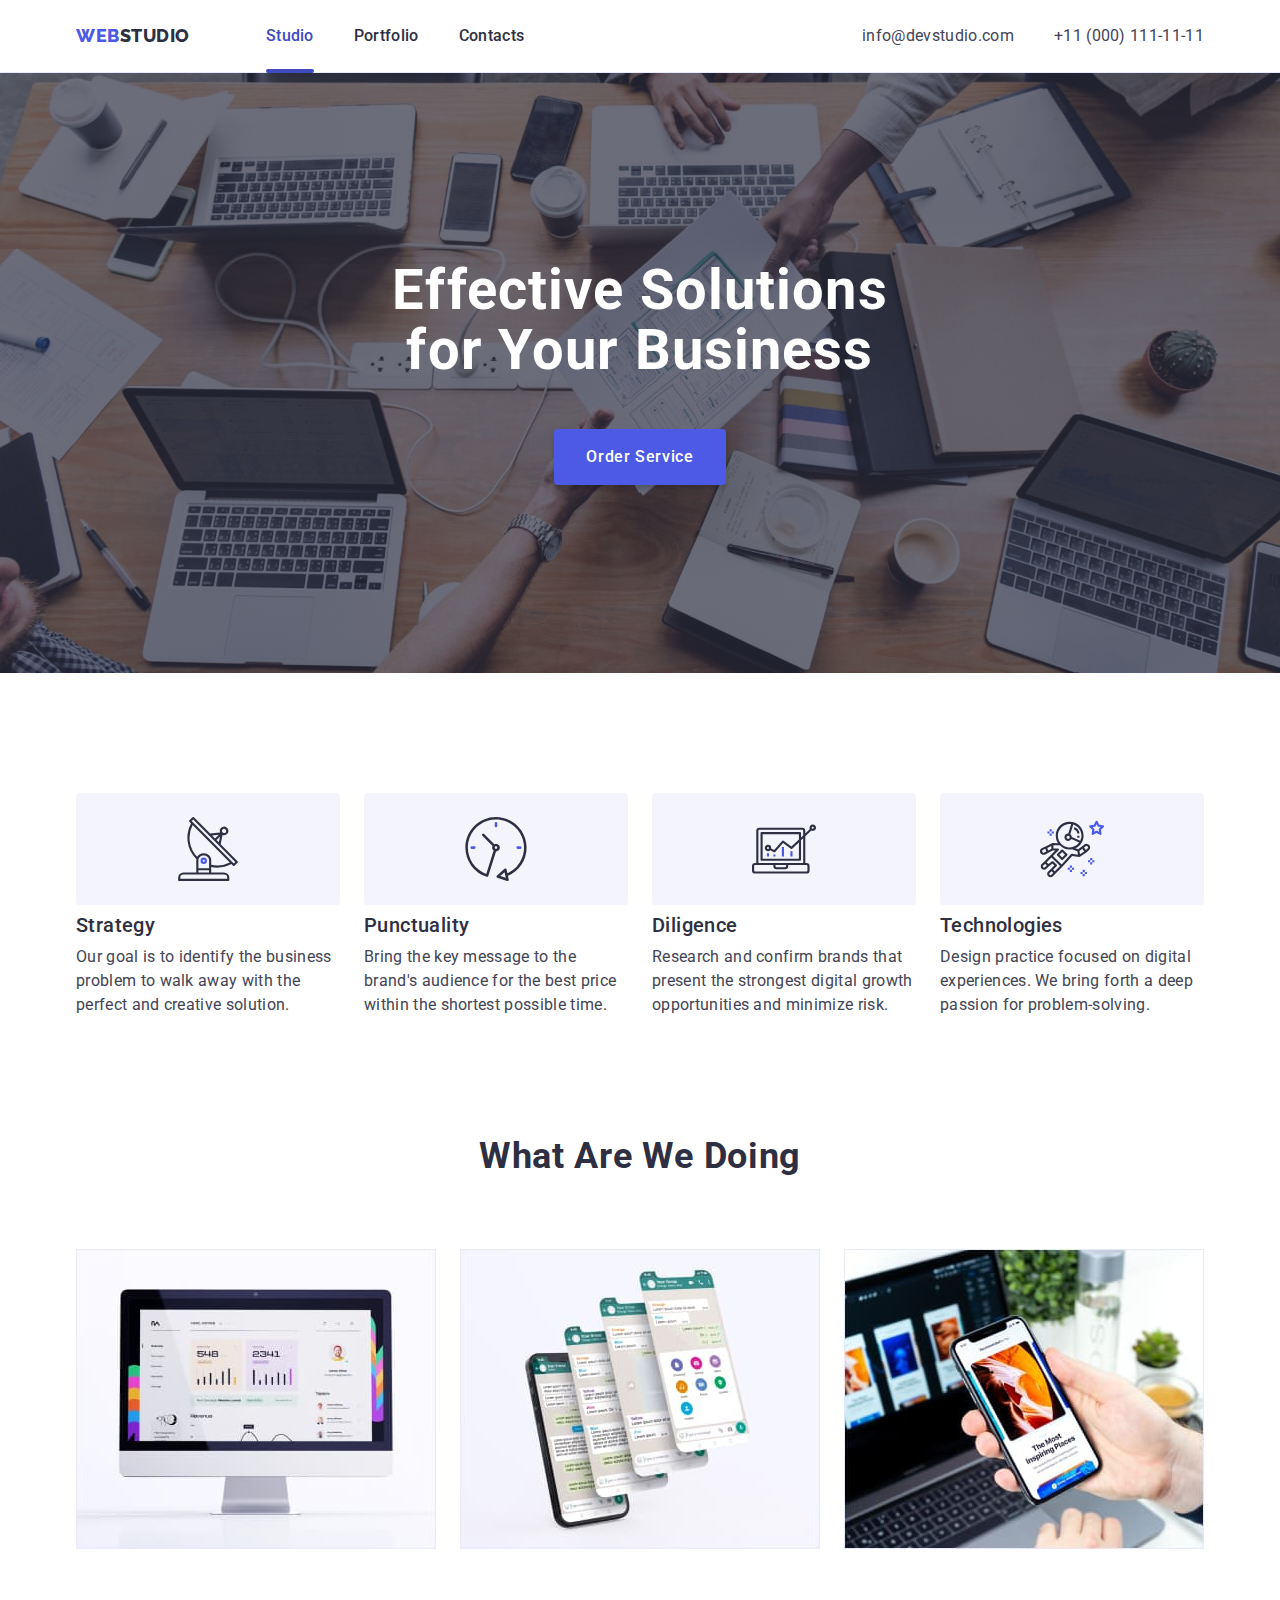
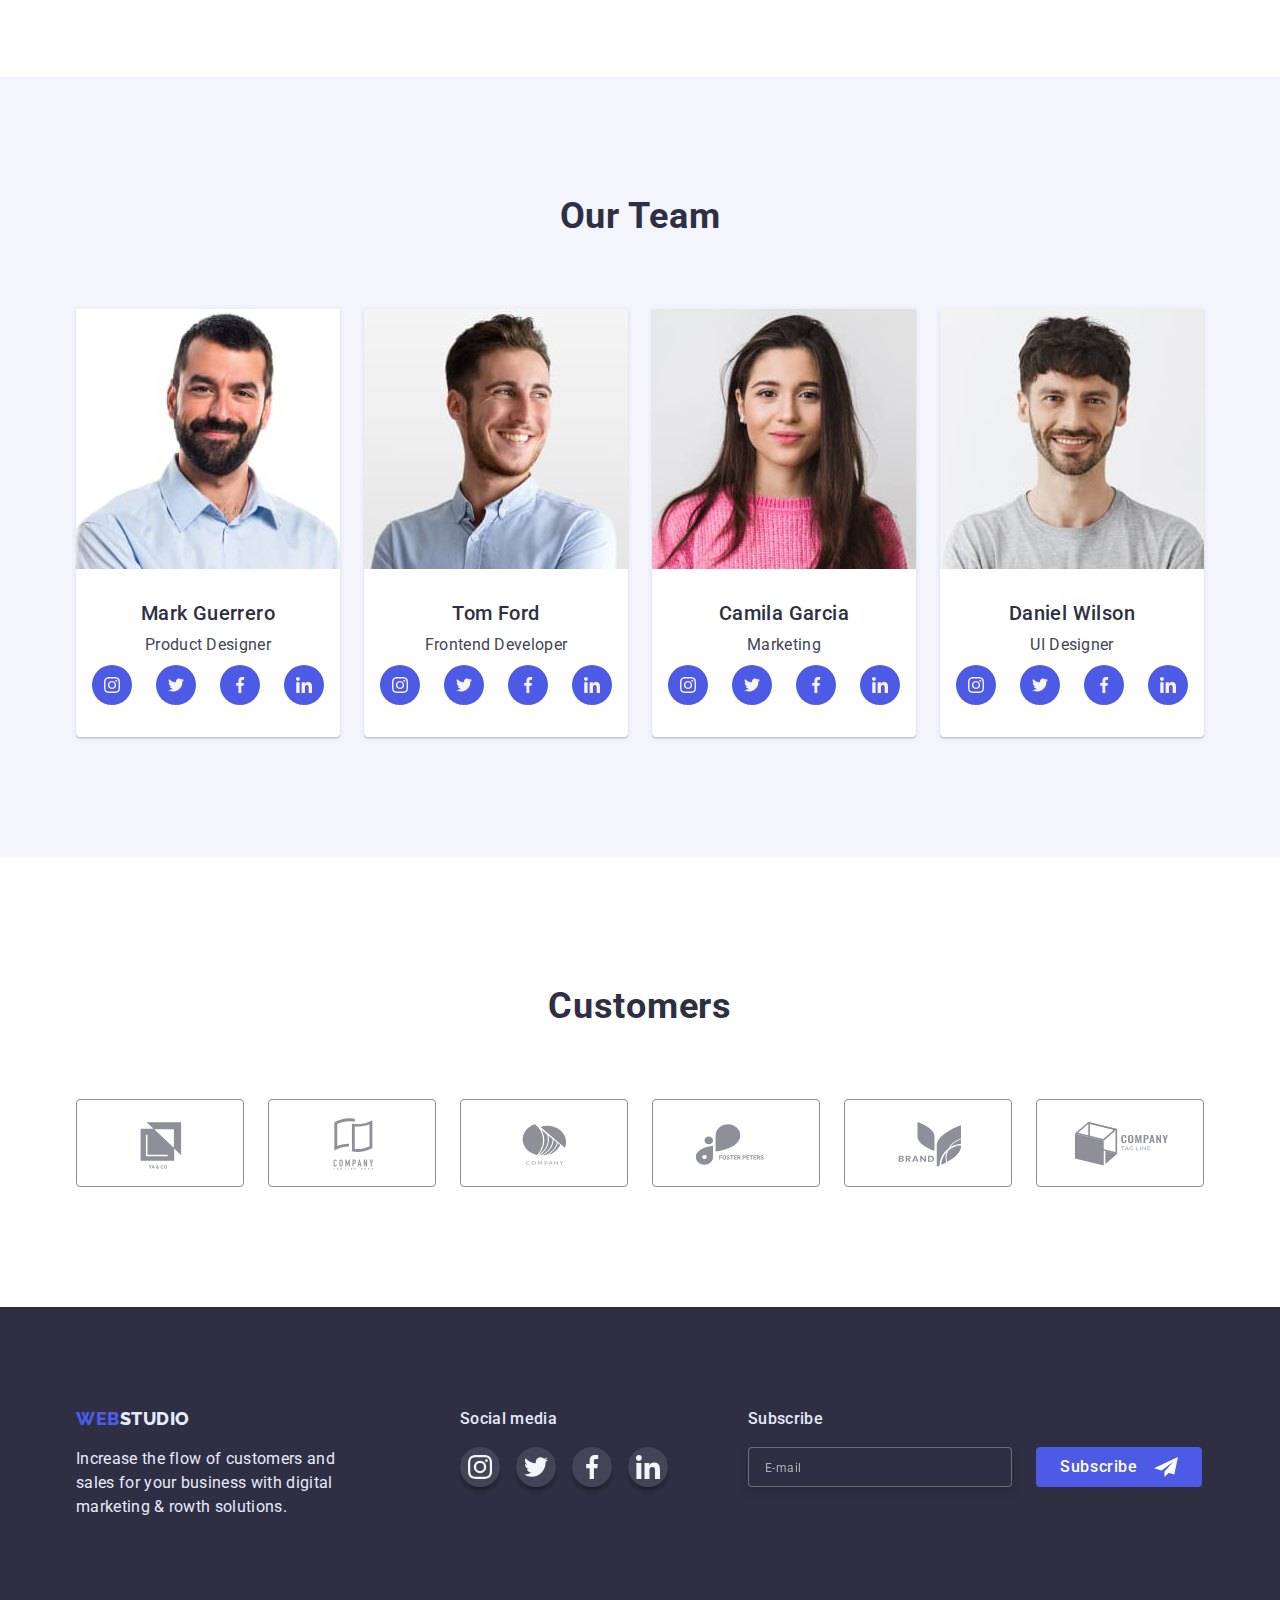
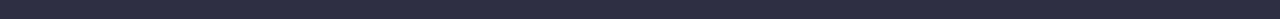
<file: index.html>
<!DOCTYPE html>
<html lang="en">
  <head>
    <meta charset="UTF-8" />
    <meta http-equiv="X-UA-Compatible" content="IE=edge" />
    <meta name="viewport" content="width=device-width, initial-scale=1.0" />
    <title>Studio</title>
    <link href="https://fonts.googleapis.com" rel="preconnect" />
    <link href="https://fonts.gstatic.com" rel="preconnect" crossorigin />
    <link
      href="https://fonts.googleapis.com/css2?family=Raleway:wght@800&family=Roboto:wght@400;500;700&display=swap"
      rel="stylesheet"
    />
    <link
      href="https://cdnjs.cloudflare.com/ajax/libs/modern-normalize/1.0.0/modern-normalize.min.css"
      rel="stylesheet"
    />
    <link href="./css/styles.css" rel="stylesheet" />
  </head>

  <body>
    <header class="page-header">
      <div class="container page-header">
        <!-- -----Logo----- -->
        <nav class="page-nav">
          <a class="logo link" href="./index.html"
            >WEB<span class="accent">STUDIO</span>
          </a>
          <!-- -----Navigation----- -->
          <ul class="menu list">
            <li class="menu-item studio">
              <a class="menu-link studio link" href="./index.html">Studio</a>
            </li>

            <li class="menu-item">
              <a class="menu-link link" href="./portfolio.html">Portfolio</a>
            </li>

            <li class="menu-item">
              <a class="menu-link link" href>Contacts</a>
            </li>
          </ul>
        </nav>

        <!-- -----Adress----- -->
        <address class="address">
          <ul class="page-nav-adress list">
            <li class="page-nav-adress-item">
              <a class="contact-link link" href="mailto:info@devstudio.com"
                >info@devstudio.com</a
              >
            </li>
            <li class="page-nav-adress-item">
              <a class="contact-link link" href="tel:+110001111111"
                >+11 (000) 111-11-11</a
              >
            </li>
          </ul>
        </address>
      </div>
    </header>

    <main>
      <!-- -----Hero----- -->
      <section class="hero">
        <h1 class="hero-title">Effective Solutions for Your Business</h1>
        <button class="btn-order" data-modal-open type="button">
          Order Service
        </button>
      </section>

      <!-- -----Our benefits----- -->
      <section class="benefits">
        <div class="container benefits">
          <h2 class="section-title" hidden>Our benefits</h2>

          <ul class="description-benefits list">
            <li class="description-benefits-item">
              <div class="description-benefits-icon">
                <svg class="icon-benefits antenna" width="64" height="64">
                  <use href="./images/symbol-defs.svg#icon-antenna"></use>
                </svg>
              </div>
              <h3 class="section-subtitle">Strategy</h3>
              <p class="section-description">
                Our goal is to identify the business problem to walk away with
                the perfect and creative solution.
              </p>
            </li>

            <li class="description-benefits-item">
              <div class="description-benefits-icon">
                <svg class="icon-benefits clock" width="64" height="64">
                  <use href="./images/symbol-defs.svg#icon-clock"></use>
                </svg>
              </div>
              <h3 class="section-subtitle">Punctuality</h3>
              <p class="section-description">
                Bring the key message to the brand's audience for the best price
                within the shortest possible time.
              </p>
            </li>

            <li class="description-benefits-item">
              <div class="description-benefits-icon">
                <svg class="icon-benefits diagram" width="64" height="64">
                  <use href="./images/symbol-defs.svg#icon-diagram"></use>
                </svg>
              </div>
              <h3 class="section-subtitle">Diligence</h3>
              <p class="section-description">
                Research and confirm brands that present the strongest digital
                growth opportunities and minimize risk.
              </p>
            </li>

            <li class="description-benefits-item">
              <div class="description-benefits-icon">
                <svg class="icon-benefits astronaut" width="64" height="64">
                  <use href="./images/symbol-defs.svg#icon-astronaut"></use>
                </svg>
              </div>
              <h3 class="section-subtitle">Technologies</h3>
              <p class="section-description">
                Design practice focused on digital experiences. We bring forth a
                deep passion for problem-solving.
              </p>
            </li>
          </ul>
        </div>
      </section>

      <!-- -----What are we doing images----- -->
      <section class="work">
        <div class="container">
          <h2 class="section-title">What are we doing</h2>

          <ul class="description-work list">
            <li class="description-work-item">
              <img
                class="img"
                src="./images/offer1.jpg"
                alt="Monitor with app"
                width="360"
              />
            </li>
            <li class="description-work-item">
              <img
                class="img"
                src="./images/offer2.jpg"
                alt="Mobile with layers of app"
                width="360"
              />
            </li>
            <li class="description-work-item">
              <img
                class="img"
                src="./images/offer3.jpg"
                alt="App on mobile and monitor"
                width="360"
              />
            </li>
          </ul>
        </div>
      </section>

      <!-- -----Our team----- -->
      <section class="team">
        <div class="container">
          <h2 class="section-title">Our team</h2>

          <ul class="team-member list">
            <li class="team-member-item">
              <img
                class="img"
                src="./images/team1.jpg"
                alt="Product Designer"
                width="264"
              />
              <h3 class="section-subtitle">Mark Guerrero</h3>
              <p class="section-description">Product Designer</p>
              <ul class="social-list list">
                <li class="social-item">
                  <a class="social-list-link link" href>
                    <svg class="social-list-icon">
                      <use href="./images/symbol-defs.svg#icon-instagram"></use>
                    </svg>
                  </a>
                </li>
                <li class="social-item">
                  <a class="social-list-link" href>
                    <svg class="social-list-icon">
                      <use href="./images/symbol-defs.svg#icon-twitter"></use>
                    </svg>
                  </a>
                </li>
                <li class="social-item">
                  <a class="social-list-link" href>
                    <svg class="social-list-icon">
                      <use href="./images/symbol-defs.svg#icon-facebook"></use>
                    </svg>
                  </a>
                </li>
                <li class="social-item">
                  <a class="social-list-link" href>
                    <svg class="social-list-icon">
                      <use href="./images/symbol-defs.svg#icon-linkedin"></use>
                    </svg>
                  </a>
                </li>
              </ul>
            </li>

            <li class="team-member-item">
              <img
                class="img"
                src="./images/team2.jpg"
                alt="Frontend Developer"
                width="264"
              />
              <h3 class="section-subtitle">Tom Ford</h3>
              <p class="section-description">Frontend Developer</p>
              <ul class="social-list list">
                <li class="social-list">
                  <a class="social-list-link link" href>
                    <svg class="social-list-icon">
                      <use href="./images/symbol-defs.svg#icon-instagram"></use>
                    </svg>
                  </a>
                </li>
                <li class="social-list">
                  <a class="social-list-link" href>
                    <svg class="social-list-icon">
                      <use href="./images/symbol-defs.svg#icon-twitter"></use>
                    </svg>
                  </a>
                </li>
                <li class="social-list">
                  <a class="social-list-link" href>
                    <svg class="social-list-icon">
                      <use href="./images/symbol-defs.svg#icon-facebook"></use>
                    </svg>
                  </a>
                </li>
                <li class="social-list">
                  <a class="social-list-link" href>
                    <svg class="social-list-icon">
                      <use href="./images/symbol-defs.svg#icon-linkedin"></use>
                    </svg>
                  </a>
                </li>
              </ul>
            </li>

            <li class="team-member-item">
              <img
                class="img"
                src="./images/team3.jpg"
                alt="Marketing"
                width="264"
              />
              <h3 class="section-subtitle">Camila Garcia</h3>
              <p class="section-description">Marketing</p>
              <ul class="social-list list">
                <li class="social-list">
                  <a class="social-list-link link" href>
                    <svg class="social-list-icon">
                      <use href="./images/symbol-defs.svg#icon-instagram"></use>
                    </svg>
                  </a>
                </li>
                <li class="social-list">
                  <a class="social-list-link" href>
                    <svg class="social-list-icon">
                      <use href="./images/symbol-defs.svg#icon-twitter"></use>
                    </svg>
                  </a>
                </li>
                <li class="social-list">
                  <a class="social-list-link" href>
                    <svg class="social-list-icon">
                      <use href="./images/symbol-defs.svg#icon-facebook"></use>
                    </svg>
                  </a>
                </li>
                <li class="social-list">
                  <a class="social-list-link" href>
                    <svg class="social-list-icon">
                      <use href="./images/symbol-defs.svg#icon-linkedin"></use>
                    </svg>
                  </a>
                </li>
              </ul>
            </li>

            <li class="team-member-item">
              <img
                class="img"
                src="./images/team4.jpg"
                alt="UI Designer"
                width="264"
              />
              <h3 class="section-subtitle">Daniel Wilson</h3>
              <p class="section-description">UI Designer</p>
              <ul class="social-list list">
                <li class="social-list">
                  <a class="social-list-link link" href>
                    <svg class="social-list-icon">
                      <use href="./images/symbol-defs.svg#icon-instagram"></use>
                    </svg>
                  </a>
                </li>
                <li class="social-list">
                  <a class="social-list-link" href>
                    <svg class="social-list-icon">
                      <use href="./images/symbol-defs.svg#icon-twitter"></use>
                    </svg>
                  </a>
                </li>
                <li class="social-list">
                  <a class="social-list-link" href>
                    <svg class="social-list-icon">
                      <use href="./images/symbol-defs.svg#icon-facebook"></use>
                    </svg>
                  </a>
                </li>
                <li class="social-list">
                  <a class="social-list-link" href>
                    <svg class="social-list-icon">
                      <use href="./images/symbol-defs.svg#icon-linkedin"></use>
                    </svg>
                  </a>
                </li>
              </ul>
            </li>
          </ul>
        </div>
      </section>

      <!-- -----Customers----- -->
      <section class="customers">
        <div class="container">
          <h2 class="section-title">Customers</h2>
          <ul class="customers-list list">
            <li class="customers-list-item">
              <a class="customers-list-link link" href>
                <svg class="customers-list-icon">
                  <use href="./images/symbol-defs.svg#icon-company-1"></use>
                </svg>
              </a>
            </li>
            <li class="customers-list-item">
              <a class="customers-list-link link" href>
                <svg class="customers-list-icon">
                  <use href="./images/symbol-defs.svg#icon-company-2"></use>
                </svg>
              </a>
            </li>
            <li class="customers-list-item">
              <a class="customers-list-link link" href>
                <svg class="customers-list-icon">
                  <use href="./images/symbol-defs.svg#icon-company-3"></use>
                </svg>
              </a>
            </li>
            <li class="customers-list-item">
              <a class="customers-list-link link" href>
                <svg class="customers-list-icon">
                  <use href="./images/symbol-defs.svg#icon-company-4"></use>
                </svg>
              </a>
            </li>
            <li class="customers-list-item">
              <a class="customers-list-link link" href>
                <svg class="customers-list-icon">
                  <use href="./images/symbol-defs.svg#icon-company-5"></use>
                </svg>
              </a>
            </li>
            <li class="customers-list-item">
              <a class="customers-list-link link" href>
                <svg class="customers-list-icon">
                  <use href="./images/symbol-defs.svg#icon-company-6"></use>
                </svg>
              </a>
            </li>
          </ul>
        </div>
      </section>
    </main>

    <!-- -----Footer----- -->
    <footer class="footer">
      <div class="container">
        <div class="footer-description">
          <a class="logo link" href="./index.html"
            >WEB<span class="accent-footer">STUDIO</span>
          </a>

          <p class="section-description-footer">
            Increase the flow of customers and sales for your business with
            digital marketing & rowth solutions.
          </p>
        </div>
        <div class="footer-social">
          <p class="title-social">Social media</p>
          <ul class="social-list list">
            <li class="social-list">
              <a class="social-list-link link" href>
                <svg class="social-list-icon">
                  <use href="./images/symbol-defs.svg#icon-instagram"></use>
                </svg>
              </a>
            </li>
            <li class="social-list">
              <a class="social-list-link" href>
                <svg class="social-list-icon">
                  <use href="./images/symbol-defs.svg#icon-twitter"></use>
                </svg>
              </a>
            </li>
            <li class="social-list">
              <a class="social-list-link" href>
                <svg class="social-list-icon">
                  <use href="./images/symbol-defs.svg#icon-facebook"></use>
                </svg>
              </a>
            </li>
            <li class="social-list">
              <a class="social-list-link" href>
                <svg class="social-list-icon">
                  <use href="./images/symbol-defs.svg#icon-linkedin"></use>
                </svg>
              </a>
            </li>
          </ul>
        </div>
        <form class="footer-subscribe-form" action>
          <div class="footer-subscribe">
            <p class="title-subscribe">Subscribe</p>
            <label class="footer-subscribe-item">
              <input
                class="footer-subscribe-input"
                name="Email_for_subscribing"
                type="email"
                placeholder="E-mail"
                required
              />
              <button class="subscribe-btn" type="submit">
                <span class="text-btn">Subscribe</span>
                <svg class="icon-send" width="24px" height="24px">
                  <use href="./images/symbol-defs.svg#icon-send"></use>
                </svg>
              </button>
            </label>
          </div>
        </form>
      </div>
    </footer>

    <!-- -----Modal window----- -->
    <div class="backdrop is-hidden" data-modal>
      <div class="modal">
        <button class="modal-button" data-modal-close type="button">
          <svg class="icon-close">
            <use href="./images/symbol-defs.svg#icon-close-button"></use>
          </svg>
        </button>
        <p class="modal-subtitle">
          Leave your contacts and we will call you back
        </p>

        <form class="contact-form" action>
          <label class="contact-form-item">
            <span class="contact-form-definition">Name</span>
            <span class="contact-form-input-wrapper">
              <input
                class="contact-info-input name"
                name="Name"
                type="text"
                required
              />
              <svg class="contact-form-input-icon" width="18px" height="18px">
                <use href="./images/symbol-defs.svg#icon-person-input"></use>
              </svg>
            </span>
          </label>
          <label class="contact-form-item"
            ><span class="contact-form-definition">Phone</span>
            <span class="contact-form-input-wrapper">
              <input
                class="contact-info-input phone"
                name="Phone"
                type="tel"
                required
              />
              <svg class="contact-form-input-icon" width="18px" height="24px">
                <use href="./images/symbol-defs.svg#icon-phone-input"></use>
              </svg>
            </span>
          </label>
          <label class="contact-form-item"
            ><span class="contact-form-definition">Email</span>
            <span class="contact-form-input-wrapper">
              <input
                class="contact-info-input email"
                name="Email"
                type="email"
                required
              /><svg class="contact-form-input-icon" width="18px" height="24px">
                <use href="./images/symbol-defs.svg#icon-email-input"></use>
              </svg>
            </span>
          </label>
          <label class="contact-form-item comment"
            ><span class="contact-form-definition">Comment</span
            ><textarea
              class="contact-comment"
              name="Comment"
              placeholder="Text input"
            ></textarea>
          </label>
          <span class="user-policy-wrapper">
            <input
              class="modal-form-check visually-hidden"
              id="user-policy"
              type="checkbox"
            />
            <label class="modal-form-check-deskr" for="user-policy"
              >I accept the terms and conditions of the&nbsp;
              <a class="link-policy" href> Privacy Policy</a></label
            ></span
          >
          <button class="contact-info-btn" type="submit">Send</button>
        </form>
      </div>
    </div>
    <script src="./modal.js"></script>
  </body>
</html>
</file>
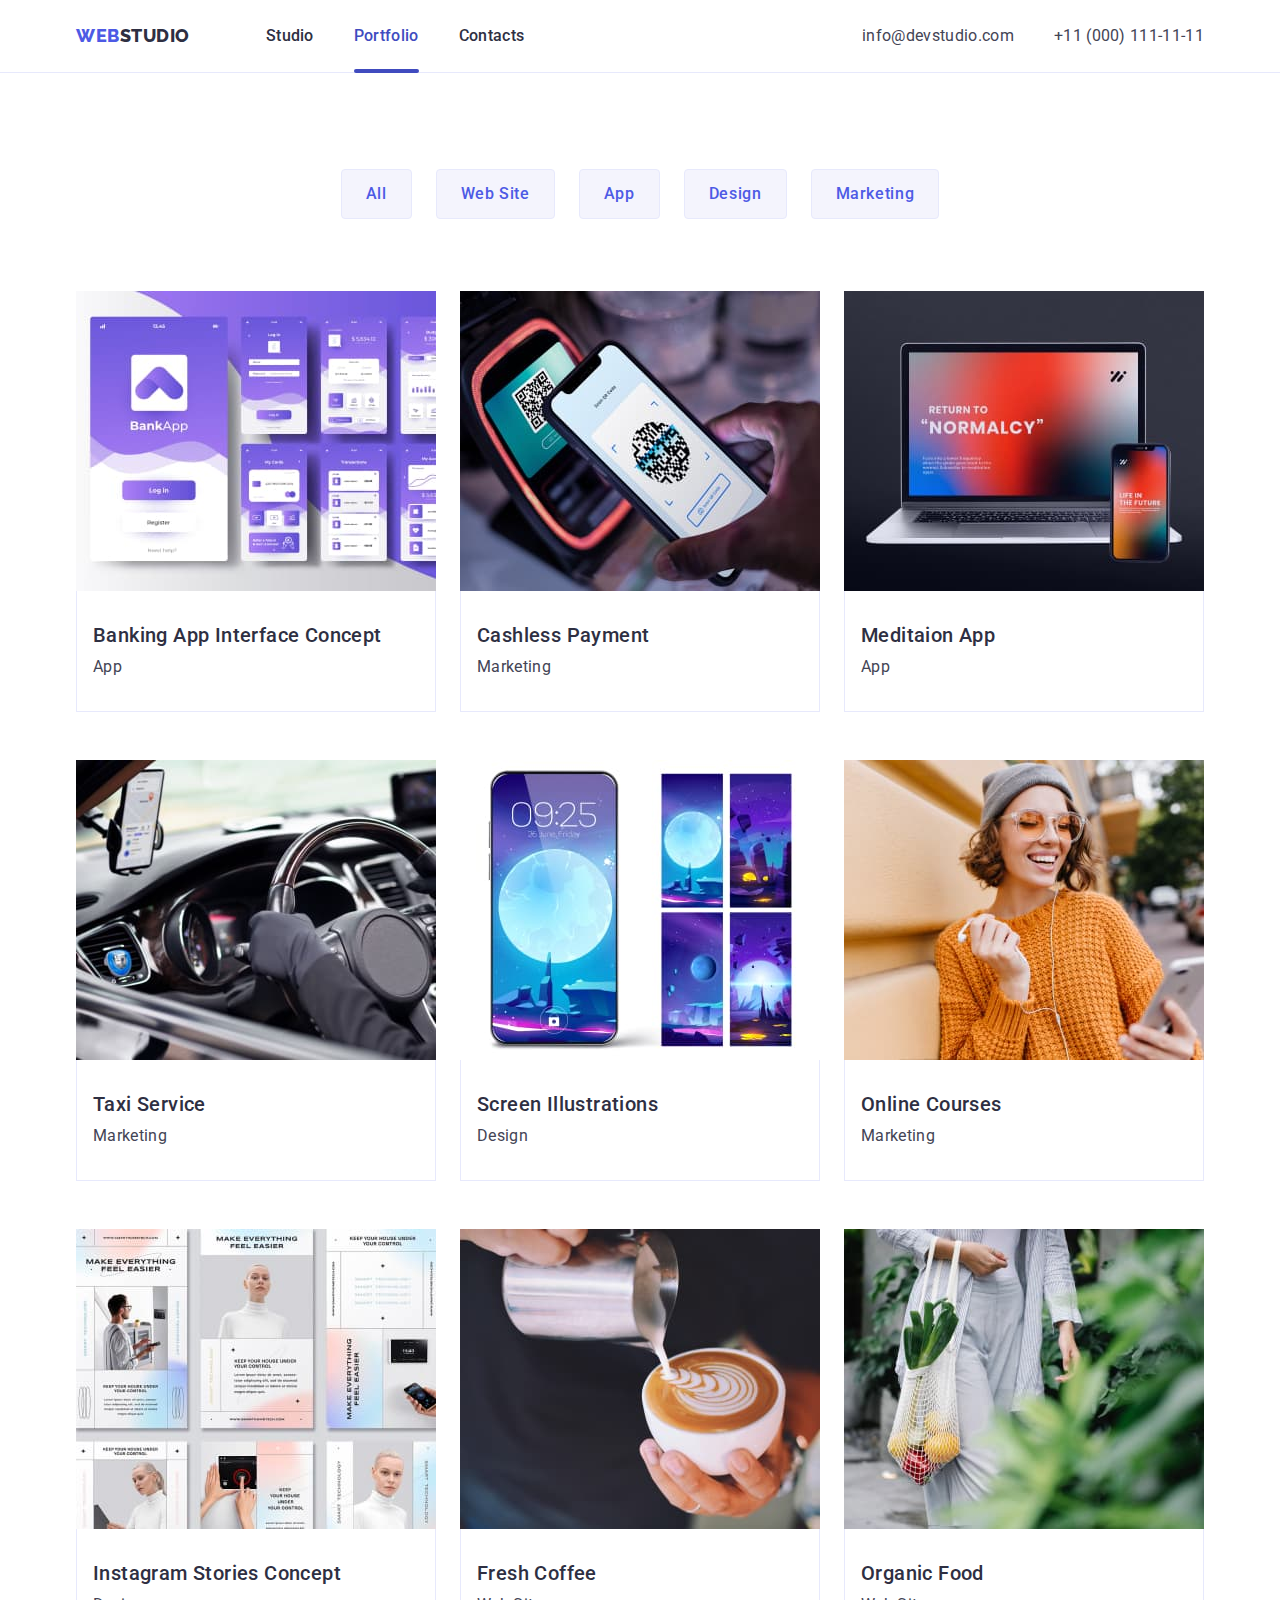
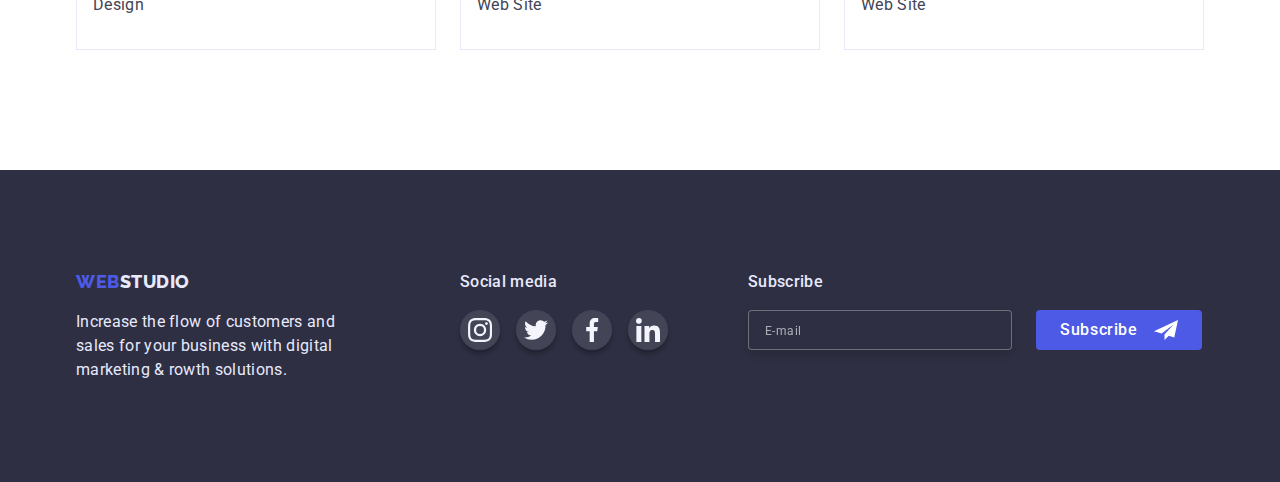
<file: portfolio.html>
<!DOCTYPE html>
<html lang="en">
  <head>
    <meta charset="UTF-8" />
    <meta http-equiv="X-UA-Compatible" content="IE=edge" />
    <meta name="viewport" content="width=device-width, initial-scale=1.0" />
    <title>Portfolio</title>
    <link href="https://fonts.googleapis.com" rel="preconnect" />
    <link href="https://fonts.gstatic.com" rel="preconnect" crossorigin />
    <link
      href="https://fonts.googleapis.com/css2?family=Raleway:wght@800&family=Roboto:wght@400;500;700&display=swap"
      rel="stylesheet"
    />
    <link
      href="https://cdnjs.cloudflare.com/ajax/libs/modern-normalize/1.0.0/modern-normalize.min.css"
      rel="stylesheet"
    />
    <link href="./css/styles.css" rel="stylesheet" />
  </head>

  <body>
    <header class="page-header">
      <div class="container page-header">
        <nav class="page-nav">
          <a class="logo link" href="./index.html"
            >WEB<span class="accent">STUDIO</span>
          </a>

          <ul class="menu list">
            <li class="menu-item">
              <a class="menu-link link" href="./index.html">Studio</a>
            </li>

            <li class="menu-item portfolio-menu">
              <a class="menu-link portfolio-menu link" href="./portfolio.html"
                >Portfolio</a
              >
            </li>

            <li class="menu-item">
              <a class="menu-link link" href>Contacts</a>
            </li>
          </ul>
        </nav>

        <address>
          <ul class="page-nav-adress list">
            <li class="page-nav-adress-item">
              <a class="contact-link link" href="mailto:info@devstudio.com"
                >info@devstudio.com</a
              >
            </li>
            <li class="page-nav-adress-item">
              <a class="contact-link link" href="tel:+110001111111"
                >+11 (000) 111-11-11</a
              >
            </li>
          </ul>
        </address>
      </div>
    </header>

    <main>
      <section class="portfolio">
        <div class="container">
          <h1 class="section-title" hidden>Portfolio</h1>
          <h2 class="section-title" hidden>
            Examples of projects with description
          </h2>

          <ul class="filter list">
            <li class="filter-item">
              <button class="filter-btn" type="button">All</button>
            </li>

            <li class="filter-item">
              <button class="filter-btn" type="button">Web Site</button>
            </li>

            <li class="filter-item">
              <button class="filter-btn" type="button">App</button>
            </li>

            <li class="filter-item">
              <button class="filter-btn" type="button">Design</button>
            </li>

            <li class="filter-item">
              <button class="filter-btn" type="button">Marketing</button>
            </li>
          </ul>

          <ul class="description-portfolio list">
            <li class="description-portfolio-item">
              <a class="description-portfolio-link link" href>
                <div class="description-portfolio-wrapper">
                  <img
                    class="img"
                    src="./images/portfolio1.jpg"
                    alt="App Interface"
                    width="360"
                  />
                  <p class="overlay">
                    14 Stylish and User-Friendly App Design Concepts · Task
                    Manager App · Calorie Tracker App · Exotic Fruit Ecommerce
                    App · Cloud Storage App
                  </p>
                </div>
                <div class="portfolio-text">
                  <h3 class="section-subtitle">
                    Banking App Interface Concept
                  </h3>
                  <p class="section-description">App</p>
                </div>
              </a>
            </li>

            <li class="description-portfolio-item">
              <a class="description-portfolio-link link" href>
                <div class="description-portfolio-wrapper">
                  <img
                    class="img"
                    src="./images/portfolio2.jpg"
                    alt="Payment with phone"
                    width="360"
                  />
                  <p class="overlay">
                    14 Stylish and User-Friendly App Design Concepts · Task
                    Manager App · Calorie Tracker App · Exotic Fruit Ecommerce
                    App · Cloud Storage App
                  </p>
                </div>
                <div class="portfolio-text">
                  <h3 class="section-subtitle">Cashless Payment</h3>
                  <p class="section-description">Marketing</p>
                </div>
              </a>
            </li>

            <li class="description-portfolio-item">
              <a class="description-portfolio-link link" href>
                <div class="description-portfolio-wrapper">
                  <img
                    class="img"
                    src="./images/portfolio3.jpg"
                    alt="Laptop and phone with same programs Interface"
                    width="360"
                  />
                  <p class="overlay">
                    14 Stylish and User-Friendly App Design Concepts · Task
                    Manager App · Calorie Tracker App · Exotic Fruit Ecommerce
                    App · Cloud Storage App
                  </p>
                </div>
                <div class="portfolio-text">
                  <h3 class="section-subtitle">Meditaion App</h3>
                  <p class="section-description">App</p>
                </div>
              </a>
            </li>

            <li class="description-portfolio-item">
              <a class="description-portfolio-link link" href>
                <div class="description-portfolio-wrapper">
                  <img
                    class="img"
                    src="./images/portfolio4.jpg"
                    alt="View of wheele and driver"
                    width="360"
                  />
                  <p class="overlay">
                    14 Stylish and User-Friendly App Design Concepts · Task
                    Manager App · Calorie Tracker App · Exotic Fruit Ecommerce
                    App · Cloud Storage App
                  </p>
                </div>
                <div class="portfolio-text">
                  <h3 class="section-subtitle">Taxi Service</h3>
                  <p class="section-description">Marketing</p>
                </div>
              </a>
            </li>

            <li class="description-portfolio-item">
              <a class="description-portfolio-link link" href>
                <div class="description-portfolio-wrapper">
                  <img
                    class="img"
                    src="./images/portfolio5.jpg"
                    alt="Screen pictures on the phone"
                    width="360"
                  />
                  <p class="overlay">
                    14 Stylish and User-Friendly App Design Concepts · Task
                    Manager App · Calorie Tracker App · Exotic Fruit Ecommerce
                    App · Cloud Storage App
                  </p>
                </div>
                <div class="portfolio-text">
                  <h3 class="section-subtitle">Screen Illustrations</h3>
                  <p class="section-description">Design</p>
                </div>
              </a>
            </li>

            <li class="description-portfolio-item">
              <a class="description-portfolio-link link" href>
                <div class="description-portfolio-wrapper">
                  <img
                    class="img"
                    src="./images/portfolio6.jpg"
                    alt="Girl with a phone"
                    width="360"
                  />
                  <p class="overlay">
                    14 Stylish and User-Friendly App Design Concepts · Task
                    Manager App · Calorie Tracker App · Exotic Fruit Ecommerce
                    App · Cloud Storage App
                  </p>
                </div>
                <div class="portfolio-text">
                  <h3 class="section-subtitle">Online Courses</h3>
                  <p class="section-description">Marketing</p>
                </div>
              </a>
            </li>

            <li class="description-portfolio-item">
              <a class="description-portfolio-link link" href>
                <div class="description-portfolio-wrapper">
                  <img
                    class="img"
                    src="./images/portfolio7.jpg"
                    alt="Instagram stories on the phone"
                    width="360"
                  />
                  <p class="overlay">
                    14 Stylish and User-Friendly App Design Concepts · Task
                    Manager App · Calorie Tracker App · Exotic Fruit Ecommerce
                    App · Cloud Storage App
                  </p>
                </div>
                <div class="portfolio-text">
                  <h3 class="section-subtitle">Instagram Stories Concept</h3>
                  <p class="section-description">Design</p>
                </div>
              </a>
            </li>

            <li class="description-portfolio-item">
              <a class="description-portfolio-link link" href>
                <div class="description-portfolio-wrapper">
                  <img
                    class="img"
                    src="./images/portfolio8.jpg"
                    alt="Cup of coffee with milk"
                    width="360"
                  />
                  <p class="overlay">
                    14 Stylish and User-Friendly App Design Concepts · Task
                    Manager App · Calorie Tracker App · Exotic Fruit Ecommerce
                    App · Cloud Storage App
                  </p>
                </div>
                <div class="portfolio-text">
                  <h3 class="section-subtitle">Fresh Coffee</h3>
                  <p class="section-description">Web Site</p>
                </div>
              </a>
            </li>

            <li class="description-portfolio-item">
              <a class="description-portfolio-link link" href>
                <div class="description-portfolio-wrapper">
                  <img
                    class="img"
                    src="./images/portfolio9.jpg"
                    alt="Girl with bag of fruits"
                    width="360"
                  />
                  <p class="overlay">
                    14 Stylish and User-Friendly App Design Concepts · Task
                    Manager App · Calorie Tracker App · Exotic Fruit Ecommerce
                    App · Cloud Storage App
                  </p>
                </div>
                <div class="portfolio-text">
                  <h3 class="section-subtitle">Organic Food</h3>
                  <p class="section-description">Web Site</p>
                </div>
              </a>
            </li>
          </ul>
        </div>
      </section>
    </main>
    <!-- -----Footer----- -->
    <footer class="footer">
      <div class="container">
        <div class="footer-description">
          <a class="logo link" href="./index.html"
            >WEB<span class="accent-footer">STUDIO</span>
          </a>

          <p class="section-description-footer">
            Increase the flow of customers and sales for your business with
            digital marketing & rowth solutions.
          </p>
        </div>
        <div class="footer-social">
          <p class="title-social">Social media</p>
          <ul class="social-list list">
            <li class="social-list">
              <a class="social-list-link link" href>
                <svg class="social-list-icon">
                  <use href="./images/symbol-defs.svg#icon-instagram"></use>
                </svg>
              </a>
            </li>
            <li class="social-list">
              <a class="social-list-link" href>
                <svg class="social-list-icon">
                  <use href="./images/symbol-defs.svg#icon-twitter"></use>
                </svg>
              </a>
            </li>
            <li class="social-list">
              <a class="social-list-link" href>
                <svg class="social-list-icon">
                  <use href="./images/symbol-defs.svg#icon-facebook"></use>
                </svg>
              </a>
            </li>
            <li class="social-list">
              <a class="social-list-link" href>
                <svg class="social-list-icon">
                  <use href="./images/symbol-defs.svg#icon-linkedin"></use>
                </svg>
              </a>
            </li>
          </ul>
        </div>
        <form class="footer-subscribe-form" action>
          <div class="footer-subscribe">
            <p class="title-subscribe">Subscribe</p>
            <label class="footer-subscribe-item">
              <input
                class="footer-subscribe-input"
                name="Email_for_subscribing"
                type="email"
                placeholder="E-mail"
                required
              />
              <button class="subscribe-btn" type="submit">
                <span class="text-btn">Subscribe</span>
                <svg class="icon-send" width="24px" height="24px">
                  <use href="./images/symbol-defs.svg#icon-send"></use>
                </svg>
              </button>
            </label>
          </div>
        </form>
      </div>
    </footer>
  </body>
</html>
</file>
<file: css/styles.css>
:root {
    --logo-btn-color: #4D5AE5;
    --white-color: #FFFFFF;
    --main-text-color: #434455;
    --second-text-color: #2E2F42;
    --third-text-color: #E7E9FC;
    --change-color: #404BBF;
    --backgroundcolor: #2E2F42;
    --backgroundbtn: #F4F4FD;
    --icon-cust-rcolor:#8E8F99;
    --social-footer:#31D0AA;
    --modal-color: #FCFCFC;
    --modal-text: #757575;

   
}
.visually-hidden {
  position: absolute;
  overflow: hidden;
  clip: rect(0 0 0 0);
  width: 1px;
  height: 1px;
  margin: -1px;
  padding: 0;
  border: 0;
  
  white-space: nowrap;
  clip-path: inset(100%);
}

body {
    
    background-color: var(--white-color);
    color: var(--main-text-color);
    font-size: 16px;
    font-family: 'Roboto', sans-serif;
}

.list {
    margin: 0;
    
    padding: 0;
    list-style: none;}

.link {text-decoration: none;}

.container {
    width: 1158px;
    margin-right: auto;
    margin-left: auto;
    padding-right: 15px;
    padding-left: 15px;
    /* outline: 2px solid tomato; */
}

section {padding: 120px 0;}


/* -----HEADER----- */

header {
    border-bottom: 1px solid var(--third-text-color);
}

/* -----Logo----- */
.logo {
    
    color: var(--logo-btn-color);
    font-weight: 800;
    font-size: 18px;
    font-family: 'Raleway', sans-serif;
    line-height: 1.33;
    letter-spacing: 0.03em;
    text-transform: uppercase;
}

.accent {color: var(--second-text-color);}

/* -----Navigation------ */

.menu-link {
    
    display: block;
    padding-top: 24px;
    padding-bottom: 24px;

    color: var(--second-text-color);
    
    font-weight: 500;
    line-height: 1.5;
    letter-spacing: 0.02em;
    transition: color 250ms cubic-bezier(0.4, 0, 0.2, 1);}

.menu-link:hover,
.menu-link:focus {color: var(--change-color); }

.menu-link.studio {position: relative;
color: var(--change-color)}
    
.menu-link.studio::after{
content: '';
position: absolute;
bottom: -1px;
display: block;
width: 100%;
height: 4px;
/* margin-top: -4px; */
border-radius: 2px;
background-color: var(--change-color);
}


/* -----Adress----- */

.contact-link {
    
    color: var(--main-text-color);
    font-style: normal;
    line-height: 1.5;
    letter-spacing: 0.02em;
    transition: color 250ms cubic-bezier(0.4, 0, 0.2, 1);}


.contact-link:hover, 
.contact-link:focus {color: var(--change-color); }


.container.page-header {
    display: flex;
    align-items: center;
}

.menu {
    display: flex;
    align-items: center;
    margin-left: 76px;
}

.menu-item:not(:last-child) {
    margin-right: 40px;
}

.page-nav {
    display: flex;
    align-items: center;
    margin-right: auto;}

.page-nav-adress {
    display: flex;
    align-items: center;}
    
.page-nav-adress-item:not(:last-child) {margin-right: 40px;}



/* -----Hero----- */

.hero {
    max-width: 1440px;
    height: 600px;
    margin: auto;
    padding: 188px 0;
    
    background-color: var(--backgroundcolor);
    background-image: linear-gradient(rgba(46, 47, 66, 0.7), rgba(46, 47, 66, 0.7)),
    url(../images/people-office.jpg);
    background-position: center;
    background-size: cover;
    background-repeat: no-repeat;text-align: center;}

.hero-title {
    display: inline-block;

    width: 496px;
    margin-top: 0;
    margin-bottom: 48px;

    color: var(--white-color);

    font-size: 56px;
    line-height: 1.07;
    letter-spacing: 0.02em;
    text-align: center;
}

.btn-order {
    display: flex;
    
    min-width: 169px;
    margin: auto;
    padding: 16px 32px;

    border: 0;
    border-radius: 4px;
    
    background-color: var(--logo-btn-color);
    color: var(--white-color);
    box-shadow: 0px 4px 4px rgba(0, 0, 0, 0.15);
    
    font-weight: 500;
    line-height: 1.5;
    letter-spacing: 0.04em;
    
    cursor: pointer;
    transition: background-color 250ms cubic-bezier(0.4, 0, 0.2, 1), box-shadow 250ms cubic-bezier(0.4, 0, 0.2, 1);
}

.btn-order:hover, 
.btn-order:focus {
    background-color: var(--change-color);
    box-shadow: 0px 1px 6px rgba(46, 47, 66, 0.08), 0px 1px 1px rgba(46, 47, 66, 0.16), 0px 2px 1px rgba(46, 47, 66, 0.08);}


    /* -----Components------     */
.section-title {
    margin-top: 0;
    margin-bottom: 72px;
    
    color: var(--second-text-color);

    font-size: 36px;
    line-height: 1.11;
    letter-spacing: 0.02em;
    text-align: center;
    text-transform: capitalize;}


.section-subtitle {
    margin-top: 0;
    margin-bottom: 8px;
    
    color: var(--second-text-color);

    font-weight: 500;
    font-size: 20px;
    line-height: 1.2;
    letter-spacing: 0.02em;
}

.section-description  {
    margin-top: 0;
    margin-bottom: 0;
    color: var(--main-text-color);

    line-height: 1.5;
    letter-spacing: 0.02em;}

/* -----Benefits------     */

.description-benefits-icon {
    display: flex;
  
    justify-content: center;
    align-items: center;
    width: 264px;
    height: 112px;
    margin-bottom: 8px;
    border-radius: 4px;

    background-color: var(--backgroundbtn);
    background-position: center;

    background-repeat: no-repeat;
}

.description-benefits {
    display: flex;
}

.description-benefits-item {
    width: 264px;
}

.description-benefits-item+.description-benefits-item {
    margin-left: 24px;
}


/* -----What are we doing images------     */
.img {display: block;}

.work {
    padding-top: 0;
}

.description-work {
    display: flex;
    align-items: center;
    margin-bottom: 8px;
}

.description-work-item:not(:last-child) {margin-right: 24px;}

.social-list {
    display: flex;
    gap: 24px;
    justify-content: center;
    }

.social-list-icon {
  width: 16px;
  height: 16px;
}

.social-list-link {
    display: flex;
    justify-content: center;
    align-items: center;
    width: 40px;
    height: 40px;
    border-radius: 50%;
    background-color: var(--logo-btn-color);

    transition: background-color 250ms cubic-bezier(0.4, 0, 0.2, 1);
}

.social-list-link:hover,
.social-list-link:focus {
  background-color: var(--change-color);
}

/* < !-- -----Our team----- --> */

.team-member-item > .section-subtitle {
margin-top: 32px;
}

.team-member-item {
border-radius: 0px 0px 4px 4px;
background-color: var(--white-color);

box-shadow: 0px 1px 6px rgba(46, 47, 66, 0.08), 0px 1px 1px rgba(46, 47, 66, 0.16), 0px 2px 1px rgba(46, 47, 66, 0.08);
}

.team {background-color: var(--backgroundbtn);}

.team-member {
    display: flex;
    flex-basis: calc((100%-72px)/3);
    flex-wrap: wrap;
    align-items: center;
    column-gap: 24px;}

.team-member-item {padding-bottom: 32px;}

.team-member-item > .section-subtitle {text-align: center;}

.team-member-item > .section-description {
margin-bottom: 8px;
text-align: center;}

/* < !-- -----Customers----- --> */

.customers {padding-top: 130px;}

.customers-list {
    display: flex;
    gap: 24px;}

.customers-list-item {
    display: flex;
    justify-content: center;
    align-items: center;
    
    width: 168px; height: 88px;
    border: 1px solid var(--icon-cust-rcolor);
    border-radius: 4px;}

.customers-list-link {
    display: flex;

    justify-content: center;
    align-items: center;
    
    width: 100%;
    height: 100%;
    padding: 16px 32px;

    transition: border 250ms cubic-bezier(0.4, 0, 0.2, 1);
    
}

.customers-list-link:hover, .customers-list-link:focus {border: 1px solid var(--change-color)}

.customers-list-icon {
    width: 104px;
    height: 56px;
    fill: #8E8F99;

    transition: fill 250ms cubic-bezier(0.4, 0, 0.2, 1);
}

.customers-list-link:hover .customers-list-icon, .customers-list-link:focus .customers-list-icon {fill:var(--change-color)}



/* -----Footer----- */

.footer > .container {
    display: flex;
    /* padding: 100px;  */
}

.footer {
padding-top: 100px;
padding-bottom: 100px;

background-color: var(--second-text-color);}

.footer-description {margin-right: 120px;}

.title-social {
    margin-top: 0;
    color: var(--third-text-color);

    font-weight: 500;
    line-height: 1.5;
    letter-spacing: 0.02em;

}

.section-description-footer {
    display:block;
    
    width: 264px;
    margin-bottom: 0;
    
    color: var(--third-text-color);
    
    line-height: 1.5;
    letter-spacing: 0.02em; 
}

.accent-footer {
    color: var(--third-text-color);
}

.footer-social .social-list {gap: 16px;}
.footer-social .social-list-link {
    background-color: rgba(255, 255, 255, 0.1);
    box-shadow: 0px 4px 4px rgba(0, 0, 0, 0.25);
    transition: background-color 250ms cubic-bezier(0.4, 0, 0.2, 1);
}

.footer-social .social-list-link:hover,
.footer-social .social-list-link:focus {
  background-color: var(--social-footer);
}

.footer-social .social-list-icon {
  width: 24px;
  height: 24px;}

.footer-social {margin-right: 80px;}

.title-subscribe {
    margin-top: 0;
    margin-bottom: 0;
    color: var(--third-text-color);

    font-weight: 500;
    line-height: 1.5;
    letter-spacing: 0.02em;    
}

.footer-subscribe-item {
    display: flex;
    gap: 24px;
    margin-top: 16px;
}

.footer-subscribe-input {
width: 264px;
min-height: 40px;
padding-left: 16px;
border: 1px solid rgba(255, 255, 255, 0.3);
border-radius: 4px;
background: var(--backgroundcolor);
color: var(--white-color);
font-size: 16px;
line-height: 2;
letter-spacing: 0.04em;
filter: drop-shadow(0px 4px 4px rgba(0, 0, 0, 0.15));

}

.footer-subscribe-input::placeholder{
color: rgba(255, 255, 255, 0.6);
    
font-size: 12px;
line-height: 2;
letter-spacing: 0.04em;

}

.subscribe-btn {
display: flex;
gap: 16px;
justify-content: center;
min-width: 165px; 
height: 40px;
padding: 8px 24px;
border: 0;
border-radius: 4px;
background: var(--logo-btn-color);
color: var(--white-color);
font-weight: 500;
font-size: 16px;
line-height: 1.5;
letter-spacing: 0.04em;
cursor: pointer;
transition: background-color 250ms cubic-bezier(0.4, 0, 0.2, 1), box-shadow 250ms cubic-bezier(0.4, 0, 0.2, 1) ;}

.subscribe-btn:hover, 
.subscribe-btn:focus {
    background-color: var(--change-color);
    box-shadow: 0px 1px 6px rgba(46, 47, 66, 0.08), 0px 1px 1px rgba(46, 47, 66, 0.16), 0px 2px 1px rgba(46, 47, 66, 0.08);}


.text-btn {display: block;}




/*-- -----Modal window----- --*/
.backdrop {
position: fixed;
top: 0;
left: 0;
z-index: 100;
width: 100%;
height: 100%;
background-color: rgba(46, 47, 66, 0.4);

opacity: 1;

transition: opacity 250ms cubic-bezier(0.4, 0, 0.2, 1), visibility 250ms cubic-bezier(0.4, 0, 0.2, 1);}

.modal {
position: absolute;
top: 50%;
left: 50%;
width: 408px;
height: 584px;
padding: 72px 24px 24px;
background-color: var(--modal-color);

transform: translate(-50%, -50%) scale(1);

}

.icon-close {
width: 8px; 
height: 8px;
transition: fill 250ms cubic-bezier(0.4, 0, 0.2, 1);}

.modal-button {
position: absolute;
top: 24px;
right: 24px;
display: flex;
justify-content: center;
align-items: center;
width: 24px;
height: 24px;
padding: 0;
border: 1px solid rgba(0, 0, 0, 0.1);
border-radius: 50%; 
background-color: var(--third-text-color);
cursor: pointer;
transition: background-color 250ms cubic-bezier(0.4, 0, 0.2, 1);}

.modal-button:hover, .modal-button:focus {background-color: var(--change-color);}

.modal-button:hover .icon-close, .modal-button:focus .icon-close {fill:var(--white-color)}


.backdrop.is-hidden {opacity: 0;
visibility: hidden;
pointer-events: none;

}

.backdrop.is-hidden .modal {transform: translate(-50%, -50%) scale(0.8);}

.modal-subtitle {
display: block;
margin: 0;
margin-bottom: 14px;
color: var(--second-text-color);
font-weight: 500;
line-height: 1.5;
letter-spacing: 0.02em;
text-align: center;


}
.contact-form{
display: flex;
flex-direction: column;margin: 0 auto;}

.contact-form-item{margin-bottom: 8px;}

.contact-form-item.comment{margin-bottom: 16px;}

.link-policy {color: var(--logo-btn-color);}

.contact-info-input{width: 100%;
min-height: 40px;
padding-left: 38px;
border: 1px solid rgba(33, 33, 33, 0.2);
border-radius: 4px;
transition: border 250ms cubic-bezier(0.4, 0, 0.2, 1);}

.contact-info-input:focus  {border: 1px solid var(--logo-btn-color);outline: none;}

.contact-info-input:focus + .contact-form-input-icon {fill: var(--logo-btn-color)}

.contact-form-definition {display: block;
margin-bottom: 4px;
color: var(--icon-cust-rcolor);
font-weight: 400;
font-size: 12px;
font-family: 'Roboto';
line-height: 1.33;
letter-spacing: 0.04em;
}



.contact-form-input-wrapper { position:relative;display:block;}

.contact-form-input-icon {
position: absolute;
top: 50%; 
left: 16px; 
fill: var(--backgroundcolor);
transition: fill 250ms cubic-bezier(0.4, 0, 0.2, 1);
transform: translate(0, -50%);}

.contact-comment {
display: block;
width: 100%;
height: 120px;
padding-top: 8px;
padding-left: 16px;
border: 1px solid rgba(33, 33, 33, 0.2);
border-radius: 4px;
resize: none;
transition: border 250ms cubic-bezier(0.4, 0, 0.2, 1);}

.contact-comment::placeholder {
color: rgba(117, 117, 117, 0.5);

font-size: 12px;
line-height: 1.33;
letter-spacing: 0.04em;}

.contact-comment:focus {border: 1px solid var(--logo-btn-color);outline: none;}

.modal-form-check-deskr {color: var(--modal-text);
font-size: 12px;
line-height: 1.33;
letter-spacing: 0.04em;}

.modal-form-check-deskr::before {content: '';
display: block;
width: 16px;
height: 16px;
margin-right: 8px;
border: 1.25px solid var(--backgroundcolor);
border-radius: 2px;
cursor: pointer;
}

.user-policy-wrapper {display: flex; margin-bottom: 24px;}

.modal-form-check-deskr{display: flex;
align-items: center;}

.modal-form-check:checked + .modal-form-check-deskr::before, .modal-form-check:focus + .modal-form-check-deskr::before{
border: 1.25px solid var(--change-color);background-color: var(--change-color);
background-image: url(../images/icon-check.svg);
background-position: center;
background-size: 8px 8px;
background-repeat: no-repeat;}

.contact-info-btn {
align-self: center;
min-width: 169px; 
height: 56px;
padding: 16px 32px;
border: 0;
border-radius: 4px;background: var(--logo-btn-color);
color: var(--white-color);
box-shadow: 0px 4px 4px rgba(0, 0, 0, 0.15);
font-weight: 500;
font-size: 16px;
line-height: 1.5;
letter-spacing: 0.04em;
cursor: pointer;
transition: background-color 250ms cubic-bezier(0.4, 0, 0.2, 1), box-shadow 250ms cubic-bezier(0.4, 0, 0.2, 1) ;

}

.contact-info-btn:hover, 
.contact-info-btn:focus {
    background-color: var(--change-color);
    box-shadow: 0px 1px 6px rgba(46, 47, 66, 0.08), 0px 1px 1px rgba(46, 47, 66, 0.16), 0px 2px 1px rgba(46, 47, 66, 0.08);}

/* -----Portfolio----- */

.portfolio {padding-top: 96px;}

.menu-link.portfolio-menu {
position: relative;
color: var(--change-color);}
.menu-link.portfolio-menu::after {
content: '';
position: absolute;
bottom: -1px;
display: block;
width: 100%;
height: 4px;
/* margin-top: -4px; */
border-radius: 2px;
background-color: var(--change-color);
}

.filter {
    display: flex;
    flex-wrap: wrap;
    justify-content: center;
    align-items: center;
    margin-bottom: 72px;
    column-gap: 24px;
}


.filter-btn {
    display: flex;
    align-items: center;
    padding: 12px 24px;

    border: 1px solid #e7e9fc;
    border-radius: 4px;
    
    
    background-color: var(--backgroundbtn);
    color: var(--logo-btn-color);
    
    font-weight: 500;
    line-height: 1.5;
    letter-spacing: 0.04em;
    text-align: center;

    cursor: pointer;
    transition: background-color 250ms cubic-bezier(0.4, 0, 0.2, 1), color 250ms cubic-bezier(0.4, 0, 0.2, 1), box-shadow 250ms cubic-bezier(0.4, 0, 0.2, 1);

}

.filter-btn:hover, .filter-btn:focus {
    background-color: var(--change-color);
    color: var(--white-color);
    box-shadow: 0px 3px 1px rgba(0, 0, 0, 0.1), 0px 2px 1px rgba(0, 0, 0, 0.08), 0px 2px 2px rgba(0, 0, 0, 0.12);
}


.description-portfolio {
    display: flex;
    flex-wrap: wrap;
    
    row-gap: 48px;
    align-items: center;
    column-gap: 24px;
}

.description-portfolio-item {
    
flex-basis: calc(100% / 3 - 48px);
transition: box-shadow 250ms cubic-bezier(0.4, 0, 0.2, 1);}

.description-portfolio-item:hover, .description-portfolio-item:focus {box-shadow: 0px 1px 6px rgba(46, 47, 66, 0.08), 0px 1px 1px rgba(46, 47, 66, 0.16), 0px 2px 1px rgba(46, 47, 66, 0.08);}

/* .description-portfolio-item {margin-right: 24px;
margin-bottom: 48px;
} */

/* .description-portfolio :nth-child(3n) {margin-right: 0;}
.description-portfolio :nth-last-child(-n + 3) {margin-bottom: 0;} */

.portfolio-text {
    padding: 32px 16px;
    
    border: 1px solid #e7e9fc;
    border-top: none;
    
    background-color: var(--white-color);
}

.description-portfolio-wrapper {
position: relative;
overflow: hidden; 
}


.overlay {
position: absolute;
top: 0;
left: 0; 
overflow-y: auto;
width: 100%;
height: 100%;
margin: 0;
padding: 40px 32px;
background-color: var(--logo-btn-color);

color: var(--backgroundbtn);

line-height: 1.5;
letter-spacing: 0.02em;

transition: transform 250ms cubic-bezier(0.4, 0, 0.2, 1) 250ms;
transform: translateY(100%);}

.description-portfolio-link:hover .overlay, 
.description-portfolio-link:focus .overlay
{transform: translateY(0);}
</file>
